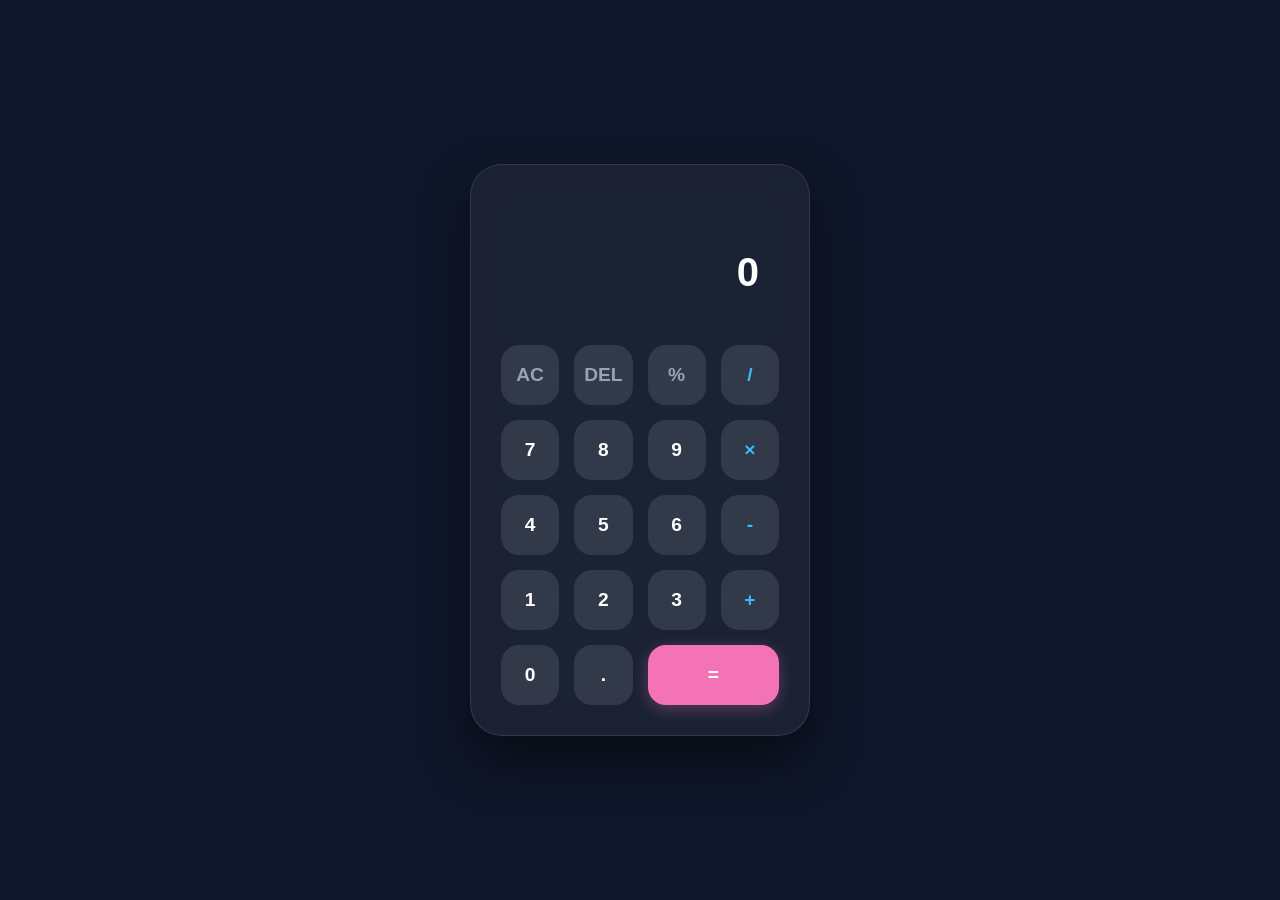
<file: index.html>
<!DOCTYPE html>
<html lang="en">
<head>
    <meta charset="UTF-8">
    <meta name="viewport" content="width=device-width, initial-scale=1.0">
    <title>NexCalc | Premium Calculator</title>
    <link rel="stylesheet" href="style.css">
</head>
<body>
    <div class="calculator">
        <div class="display">
            <div class="history" id="history"></div>
            <div class="current" id="current">0</div>
        </div>
        <div class="buttons">
            <button class="btn-alt" onclick="clearDisplay()">AC</button>
            <button class="btn-alt" onclick="deleteLast()">DEL</button>
            <button class="btn-alt" onclick="appendOperator('%')">%</button>
            <button class="btn-op" onclick="appendOperator('/')">/</button>
            
            <button onclick="appendNumber('7')">7</button>
            <button onclick="appendNumber('8')">8</button>
            <button onclick="appendNumber('9')">9</button>
            <button class="btn-op" onclick="appendOperator('*')">×</button>
            
            <button onclick="appendNumber('4')">4</button>
            <button onclick="appendNumber('5')">5</button>
            <button onclick="appendNumber('6')">6</button>
            <button class="btn-op" onclick="appendOperator('-')">-</button>
            
            <button onclick="appendNumber('1')">1</button>
            <button onclick="appendNumber('2')">2</button>
            <button onclick="appendNumber('3')">3</button>
            <button class="btn-op" onclick="appendOperator('+')">+</button>
            
            <button onclick="appendNumber('0')">0</button>
            <button onclick="appendNumber('.')">.</button>
            <button class="btn-eq" onclick="calculate()">=</button>
        </div>
    </div>
    <script src="script.js"></script>
</body>
</html>
</file>
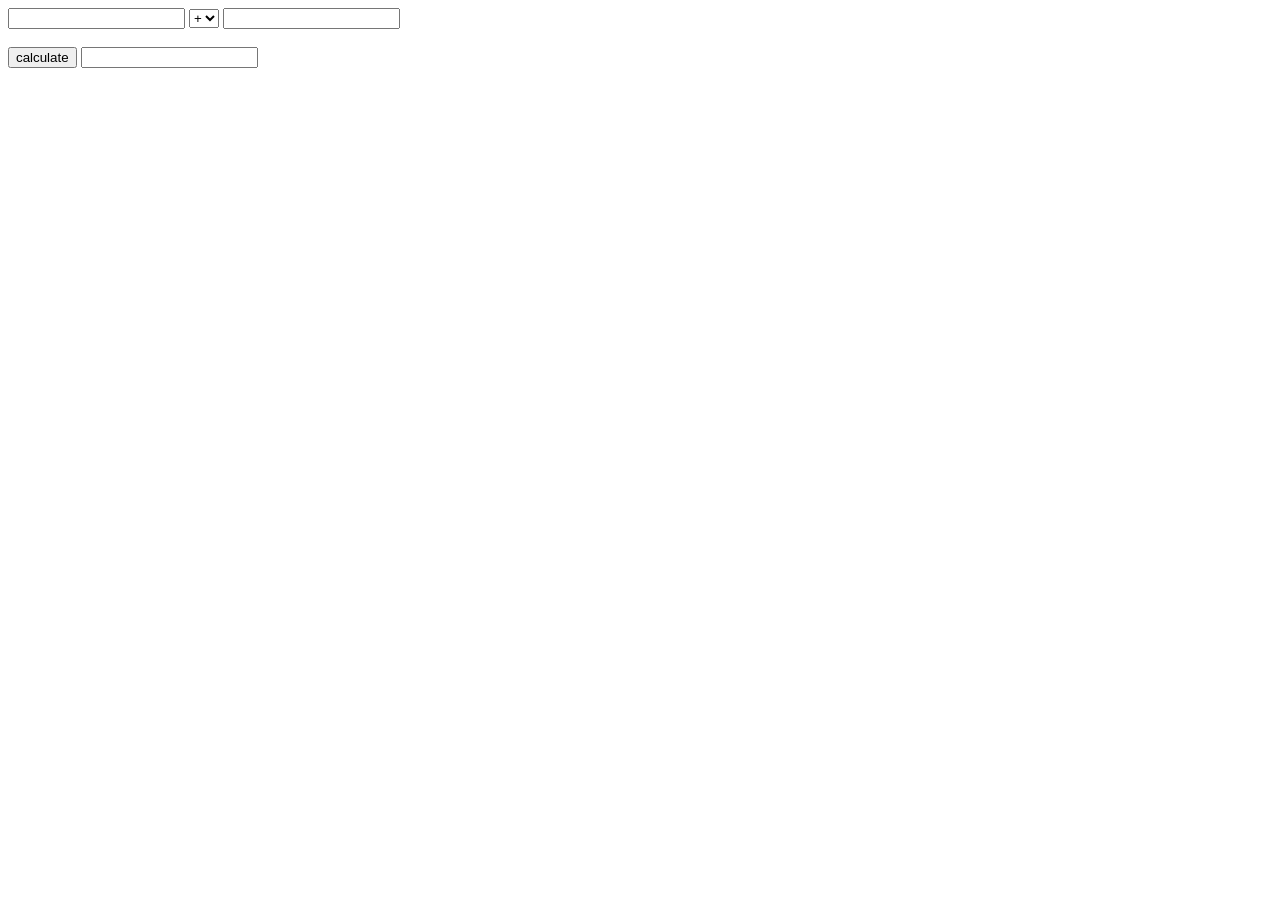
<file: cal.html>
<!DOCTYPE html>
<html lang="en">
<head>
    <meta charset="UTF-8">
    <meta name="viewport" content="width=device-width, initial-scale=1.0">
    <title>calculater</title>
</head>

</style>
<body>
    
    <input type="number" name="first" id="first" step="any"/>
    <select id="ope">
        <option value="+">+</option>
        <option value="-">-</option>
        <option value="*">*</option>
        <option value="/">/</option>
    </select>
    <input type="number" name="second" id="second" step="any"/>
</br>
</br>
<button onclick="cal()";>calculate</button>
<input type="" name="" id="res" readonly="" />

</body>
<script type="text/javascript">
    function cal(){
        var opr1=document.getElementById('first').value;
        var opr2=document.getElementById('second').value;
        var ope=document.getElementById('ope').value;
        

       if(ope == '+'){
        var res= parseInt(opr1) + parseInt(opr2);
       }
       if(ope == '-'){
        var res= parseInt(opr1) - parseInt(opr2);
       }
       if(ope == '*'){
        var res= parseInt(opr1) * parseInt(opr2);
       }
       if(ope == '/'){
        var res= parseInt(opr1) / parseInt(opr2);
       }
       var res=document.getElementById('res').value=res;
    }
</script>
</html>
</file>
<file: style.css>
:root {
    --bg-color: #0f172a;
    --calc-bg: rgba(255, 255, 255, 0.05);
    --btn-bg: rgba(255, 255, 255, 0.1);
    --btn-hover: rgba(255, 255, 255, 0.2);
    --op-color: #38bdf8;
    --eq-color: #f472b6;
    --text-color: #f8fafc;
}

* {
    margin: 0;
    padding: 0;
    box-sizing: border-box;
    font-family: 'Inter', sans-serif;
}

body {
    background-color: var(--bg-color);
    height: 100vh;
    display: flex;
    justify-content: center;
    align-items: center;
}

.calculator {
    width: 340px;
    background: var(--calc-bg);
    backdrop-filter: blur(20px);
    border: 1px solid rgba(255, 255, 255, 0.1);
    border-radius: 32px;
    padding: 30px;
    box-shadow: 0 25px 50px rgba(0,0,0,0.5);
}

.display {
    text-align: right;
    margin-bottom: 30px;
    padding: 20px;
    height: 120px;
    display: flex;
    flex-direction: column;
    justify-content: flex-end;
}

.history { font-size: 1rem; color: #64748b; margin-bottom: 5px; }
.current { font-size: 2.5rem; color: white; font-weight: 700; overflow: hidden; }

.buttons {
    display: grid;
    grid-template-columns: repeat(4, 1fr);
    gap: 15px;
}

button {
    height: 60px;
    border: none;
    background: var(--btn-bg);
    color: white;
    font-size: 1.2rem;
    font-weight: 600;
    border-radius: 18px;
    cursor: pointer;
    transition: all 0.2s;
}

button:hover { background: var(--btn-hover); transform: translateY(-2px); }

.btn-op { color: var(--op-color); }
.btn-alt { color: #94a3b8; }

.btn-eq {
    grid-column: span 2;
    background: var(--eq-color);
    box-shadow: 0 4px 15px rgba(244, 114, 182, 0.3);
}

.btn-eq:hover { background: #ec4899; }
</file>
